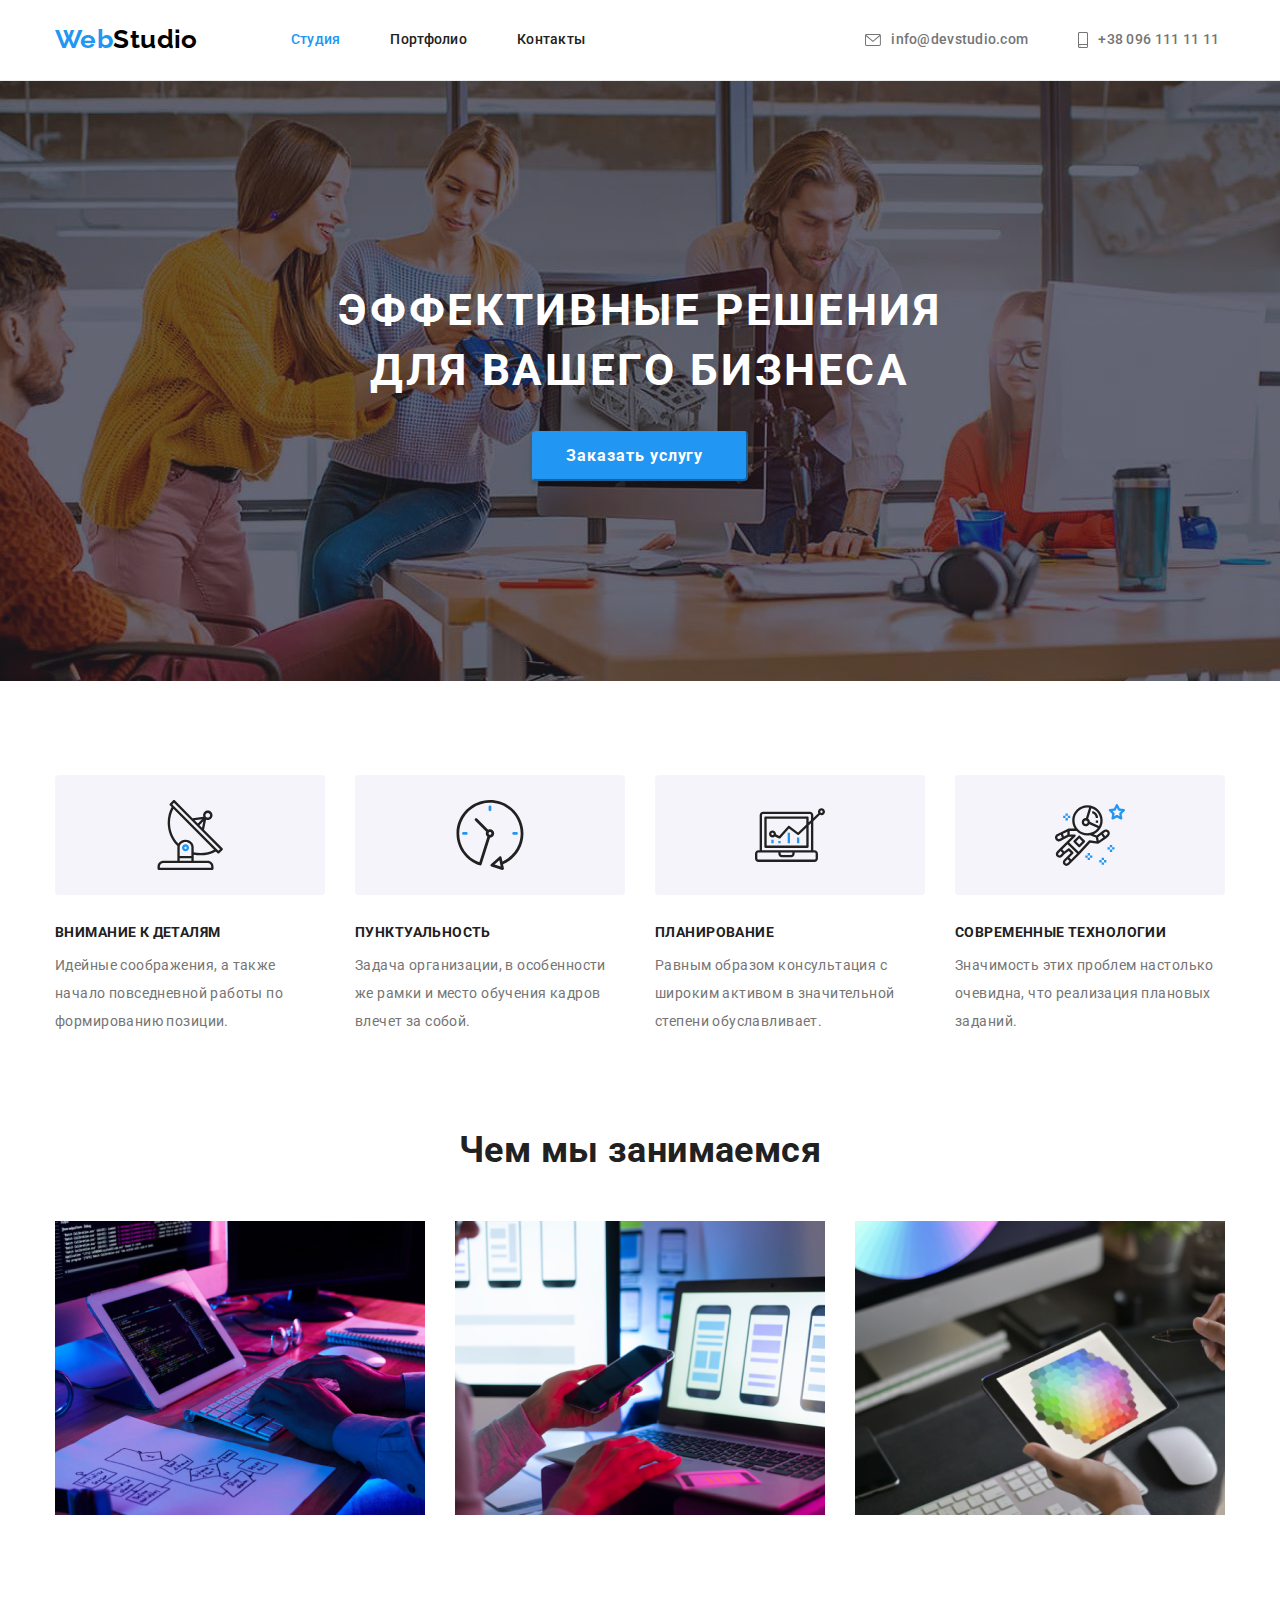
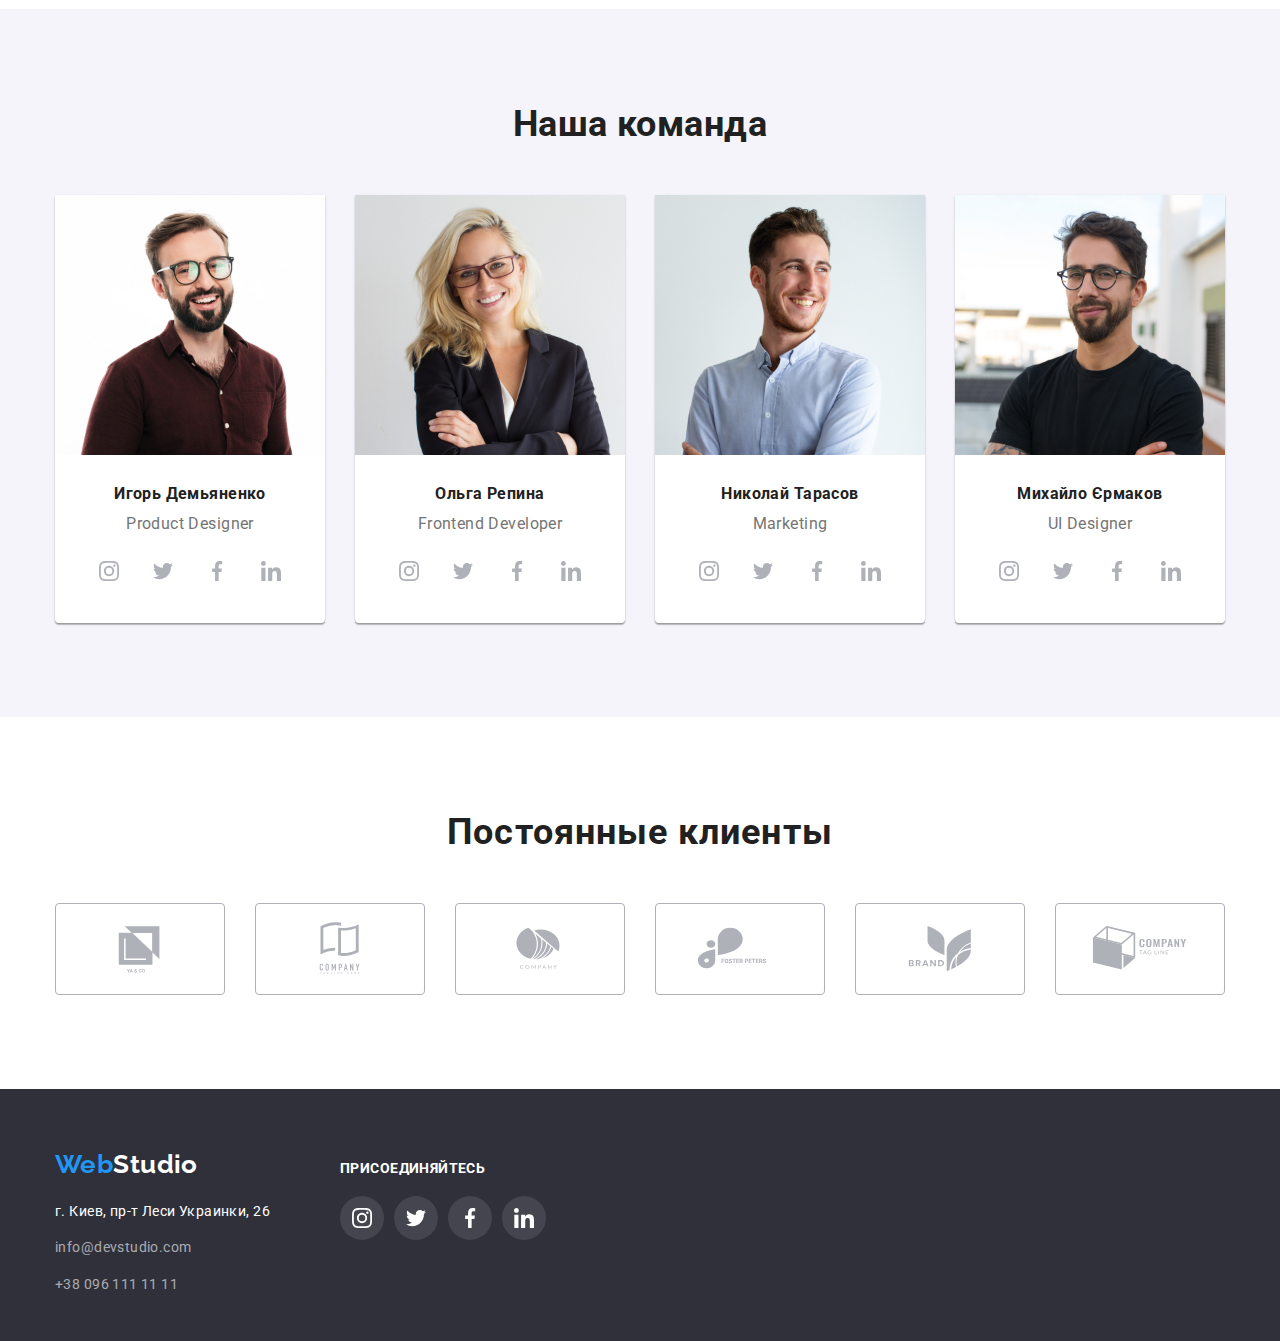
<file: index.html>
<!DOCTYPE html>
<html lang="ru">
	<head>
		<meta charset="UTF-8" />
		<meta http-equiv="X-UA-Compatible" content="IE=edge" />
		<meta name="viewport" content="width=device-width, initial-scale=1.0" />
		<link
			rel="stylesheet"
			href="https://cdnjs.cloudflare.com/ajax/libs/modern-normalize/1.0.0/modern-normalize.min.css"
		/>
		<link rel="stylesheet" href="styles.css" />
		<link rel="preconnect" href="https://fonts.googleapis.com" />
		<link rel="preconnect" href="https://fonts.gstatic.com" crossorigin />
		<link
			href="https://fonts.googleapis.com/css2?family=Raleway:wght@700&family=Roboto:wght@400;500;700;900&display=swap"
			rel="stylesheet"
		/>
		<title>WebStudio</title>
	</head>

	<body>
		<!--header-->
		<header class="header">
			<div class="container header-contein">
				<a lang="en" href="./index.html" class="header-logo"><span class="logo-web">Web</span>Studio</a>
				<nav class="header-contein">
					<ul class="header-list">
						<li><a href="./index.html" class="link-activ">Студия</a></li>
						<li><a href="./portfolio.html" class="link-pasiv">Портфолио</a></li>
						<li><a href="./index.html" class="link-pasiv">Контакты</a></li>
					</ul>
				</nav>

				<ul class="menu-nav-cont">
					<li class="item"><a class="nav-cont" href="mailto:info@devstudio.com">
						<svg class="mail-icon">
							<use href="./icons/icons2v.svg#icon-convert1"></use>
						</svg>info@devstudio.com</a></li>
					<li class="item"><a class="nav-cont" href="tel:+380961111111">
						<svg class="pfone-icon">
							<use href="./icons/icons2v.svg#icon-smartphone"></use>
						</svg>+38 096 111 11 11</a></li>
				</ul>


			</div>
		</header>

		<main>
			<!--Секція-1_Эффективные решения для вашего бизнеса-->
			<section class="hero">
				<div class="container conteiner-heroj">
					<h1 class="title"
						>Эффективные решения <br />
						для вашего бизнеса</h1
					>
					<button type="button" class="button-zakaz">Заказать услугу</button>
				</div>
			</section>

			<!--Секція-2_Наши преимущества-->
			<section class="section">
				<div class="container">
					<h2 hidden>Наши преимущества</h2>
					<ul class="list">
						<li class="list-item">
							<div class="box-our-advantages">
								<svg class="icon-figure"><use href="./icons/icons.svg#icon-icon-01-catel"></use></svg>
							</div>
							<h3 class="head-rysy">Внимание к деталям</h3>
							<p class="head-opys">Идейные соображения, а также начало повседневной работы по формированию позиции.</p>
						</li>
						<li class="list-item">
							<div class="box-our-advantages">
								<svg class="icon-figure"><use href="./icons/icons.svg#icon-icon-02-godyn"></use></svg>
							</div>
							<h3 class="head-rysy">Пунктуальность</h3>
							<p class="head-opys"
								>Задача организации, в особенности же рамки и место обучения кадров влечет за собой.</p
							>
						</li>
						<li class="list-item">
							<div class="box-our-advantages">
								<svg class="icon-figure"><use href="./icons/icons.svg#icon-icon-03-comp"></use></svg>
							</div>
							<h3 class="head-rysy">Планирование</h3>
							<p class="head-opys"
								>Равным образом консультация с широким активом в значительной степени обуславливает.</p
							>
						</li>
						<li class="list-item">
							<div class="box-our-advantages">
								<svg class="icon-figure"><use href="./icons/icons.svg#icon-icon-04-cosm"></use></svg>
							</div>
							<h3 class="head-rysy">Современные технологии</h3>
							<p class="head-opys">Значимость этих проблем настолько очевидна, что реализация плановых заданий.</p>
						</li>
					</ul>
				</div>
			</section>

			<!--Секція_3-Чем мы занимаемся-->
			<section class="section our-work">
				<div class="container">
					<h2 class="head-poslugu">Чем мы занимаемся</h2>
					<div class="container-our-work">
						<ul class="work-list">
							<li>
								<img
									src="./images/1-work-01.jpg"
									alt="Програмированиє"
									class="work-list-works"
									width="370"
									height="294"
								/>
							</li>
							<li>
								<img
									src="./images/1-work-02.jpg"
									alt="Консультированиє"
									class="work-list-works"
									width="370"
									height="294"
								/>
							</li>
							<li>
								<img src="./images/1-work-03.jpg" alt="Дизайн" class="work-list-works" width="370" height="294" />
							</li>
						</ul>
					</div>
				</div>
			</section>

			<!--Секція_4_Наша команда-->
			<section class="section container-our-comand">
				<div class="container">
					<h2 class="head-command">Наша команда</h2>
					<ul class="our-comand">
						<li class="our-comand-li">
							<img src="./images/2-komand-01.jpg" alt="" class="img-card" />
							<div class="our-comand-name">
								<h3 class="name">Игорь Демьяненко</h3>
								<p lang="en" class="work">Product Designer</p>
								<ul class="team-icon">
									<li class="icon-item cart-team">
										<a
											class="link-soc-team"
											href="https://www.instagram.com/"
											target="_blank"
											rel="noopener noreferrer nofollow"
										>
											<svg class="icon-item-team"><use href="./icons/icons2v.svg#icon-instagram"></use></svg>
										</a>
									</li>
									<li class="icon-item"
										><a
											class="link-soc-team"
											href="https://twitter.com/"
											target="_blank"
											rel="noopener noreferrer nofollow"
										>
											<svg class="icon-item-team"><use href="./icons/icons2v.svg#icon-twitter"></use></svg>
										</a>
									</li>
									<li class="icon-item"
										><a
											class="link-soc-team"
											href="https://www.facebook.com/"
											target="_blank"
											rel="noopener noreferrer nofollow"
										>
											<svg class="icon-item-team"><use href="./icons/icons2v.svg#icon-facebook"></use></svg>
										</a>
									</li>
									<li class="icon-item"
										><a
											class="link-soc-team"
											href="https://www.linkedin.com/"
											target="_blank"
											rel="noopener noreferrer nofollow"
										>
											<svg class="icon-item-team"><use href="./icons/icons2v.svg#icon-linkedin"></use></svg>
										</a>
									</li>
								</ul>
							</div>
						</li>
						<li class="our-comand-li">
							<img src="./images/2-komand-02.jpg" alt="" class="img-card" />
							<div class="our-comand-name">
								<h3 class="name">Ольга Репина</h3>
								<p lang="en" class="work">Frontend Developer</p>
								<ul class="team-icon">
									<li class="icon-item cart-team">
										<a
											class="link-soc-team"
											href="https://www.instagram.com/"
											target="_blank"
											rel="noopener noreferrer nofollow"
										>
											<svg class="icon-item-team"><use href="./icons/icons2v.svg#icon-instagram"></use></svg>
										</a>
									</li>
									<li class="icon-item"
										><a
											class="link-soc-team"
											href="https://twitter.com/"
											target="_blank"
											rel="noopener noreferrer nofollow"
										>
											<svg class="icon-item-team"><use href="./icons/icons2v.svg#icon-twitter"></use></svg>
										</a>
									</li>
									<li class="icon-item"
										><a
											class="link-soc-team"
											href="https://www.facebook.com/"
											target="_blank"
											rel="noopener noreferrer nofollow"
										>
											<svg class="icon-item-team"><use href="./icons/icons2v.svg#icon-facebook"></use></svg>
										</a>
									</li>
									<li class="icon-item"
										><a
											class="link-soc-team"
											href="https://www.linkedin.com/"
											target="_blank"
											rel="noopener noreferrer nofollow"
										>
											<svg class="icon-item-team"><use href="./icons/icons2v.svg#icon-linkedin"></use></svg>
										</a>
									</li>
								</ul>
							</div>
						</li>
						<li class="our-comand-li">
							<img src="./images/2-komand-03.jpg" alt="" class="img-card" />
							<div class="our-comand-name">
								<h3 class="name">Николай Тарасов</h3>
								<p lang="en" class="work">Marketing</p>
								<ul class="team-icon">
									<li class="icon-item cart-team">
										<a
											class="link-soc-team"
											href="https://www.instagram.com/"
											target="_blank"
											rel="noopener noreferrer nofollow"
										>
											<svg class="icon-item-team"><use href="./icons/icons2v.svg#icon-instagram"></use></svg>
										</a>
									</li>
									<li class="icon-item"
										><a
											class="link-soc-team"
											href="https://twitter.com/"
											target="_blank"
											rel="noopener noreferrer nofollow"
										>
											<svg class="icon-item-team"><use href="./icons/icons2v.svg#icon-twitter"></use></svg>
										</a>
									</li>
									<li class="icon-item"
										><a
											class="link-soc-team"
											href="https://www.facebook.com/"
											target="_blank"
											rel="noopener noreferrer nofollow"
										>
											<svg class="icon-item-team"><use href="./icons/icons2v.svg#icon-facebook"></use></svg>
										</a>
									</li>
									<li class="icon-item"
										><a
											class="link-soc-team"
											href="https://www.linkedin.com/"
											target="_blank"
											rel="noopener noreferrer nofollow"
										>
											<svg class="icon-item-team"><use href="./icons/icons2v.svg#icon-linkedin"></use></svg>
										</a>
									</li>
								</ul>
							</div>
						</li>
						<li class="our-comand-li">
							<img src="./images/2-komand-04.jpg" alt="" class="img-card" />
							<div class="our-comand-name">
								<h3 class="name">Михайло Єрмаков</h3>
								<p lang="en" class="work">UI Designer</p>
								<ul class="team-icon">
									<li class="icon-item cart-team">
										<a
											class="link-soc-team"
											href="https://www.instagram.com/"
											target="_blank"
											rel="noopener noreferrer nofollow"
										>
											<svg class="icon-item-team"><use href="./icons/icons2v.svg#icon-instagram"></use></svg>
										</a>
									</li>
									<li class="icon-item"
										><a
											class="link-soc-team"
											href="https://twitter.com/"
											target="_blank"
											rel="noopener noreferrer nofollow"
										>
											<svg class="icon-item-team"><use href="./icons/icons2v.svg#icon-twitter"></use></svg>
										</a>
									</li>
									<li class="icon-item"
										><a
											class="link-soc-team"
											href="https://www.facebook.com/"
											target="_blank"
											rel="noopener noreferrer nofollow"
										>
											<svg class="icon-item-team"><use href="./icons/icons2v.svg#icon-facebook"></use></svg>
										</a>
									</li>
									<li class="icon-item"
										><a
											class="link-soc-team"
											href="https://www.linkedin.com/"
											target="_blank"
											rel="noopener noreferrer nofollow"
										>
											<svg class="icon-item-team"><use href="./icons/icons2v.svg#icon-linkedin"></use></svg>
										</a>
									</li>
								</ul>
							</div>
						</li>
					</ul>
				</div>
			</section>

			<!--Секція_5_Постоянные клиенты-->
			<section class="section">
				<div class="container">
					<h2 class="cliens-title">Постоянные клиенты</h2>
					<ul class="cliens-list">
						<li>
							<a class="client-logo" href="" target="_blank" rel="noopener noreferrer nofollow">
								<svg class="logo-svg">
									<use href="./icons/icons2v.svg#icon-Logo1"></use>
								</svg>
							</a>
						</li>

						<li>
							<a class="client-logo" href="" target="_blank" rel="noopener noreferrer nofollow">
								<svg class="logo-svg">
									<use href="./icons/icons2v.svg#icon-Logo2"></use>
								</svg>
							</a>
						</li>

						<li>
							<a class="client-logo" href="" target="_blank" rel="noopener noreferrer nofollow">
								<svg class="logo-svg">
									<use href="./icons/icons2v.svg#icon-Logo3"></use>
								</svg>
							</a>
						</li>

						<li>
							<a class="client-logo" href="" target="_blank" rel="noopener noreferrer nofollow">
								<svg class="logo-svg">
									<use href="./icons/icons2v.svg#icon-Logo4"></use>
								</svg>
							</a>
						</li>

						<li>
							<a class="client-logo" href="" target="_blank" rel="noopener noreferrer nofollow">
								<svg class="logo-svg">
									<use href="./icons/icons2v.svg#icon-Logo5"></use>
								</svg>
							</a>
						</li>

						<li>
							<a class="client-logo" href="" target="_blank" rel="noopener noreferrer nofollow">
								<svg class="logo-svg">
									<use href="./icons/icons2v.svg#icon-Logo6"></use>
								</svg>
							</a>
						</li>
					</ul>
				</div>
			</section>
		</main>

		<!--footer-->
		<footer class="footer-section">
			<div class="container flex-footer">
				<div class="footer-content">
					<a lang="en" href="./index.html" class="header-logo-futer"><span class="logo-web">Web</span>Studio</a>
					<address class="addres-no-stile">
						<ul class="addes-tel-mail">
							<li class="li-stiles"
								><a
									href="https://goo.gl/maps/hTdqzPJ7rCsYidR97"
									target="_blank"
									rel="noopener noreferrer nofollow"
									class="footer-adress"
									>г. Киев, пр-т Леси Украинки, 26</a
								>
							</li>
							<li><a href="mailto:info@devstudio.com" class="footer-contact">info@devstudio.com</a></li>
							<li><a href="tel:+380961111111" class="footer-contact">+38 096 111 11 11</a></li>
						</ul>
					</address>
				</div>

				<div class="footer-soc-icon">
					<p class="soc-title">присоединяйтесь</p>
					<ul class="soc-icon-link">
						<li class="fot-icon-item"
							><a
								class="fot-link-soc"
								href="https://www.instagram.com/"
								target="_blank"
								rel="noopener noreferrer nofollow"
							>
								<svg class="fut-icon-item">
									<use href="./icons/icons2v.svg#icon-instagram"></use>
								</svg>
							</a>
						</li>
						<li class="fot-icon-item"
							><a class="fot-link-soc" href="https://twitter.com/" target="_blank" rel="noopener noreferrer nofollow">
								<svg class="fut-icon-item">
									<use href="./icons/icons2v.svg#icon-twitter"></use>
								</svg>
							</a>
						</li>
						<li class="fot-icon-item"
							><a
								class="fot-link-soc"
								href="https://www.facebook.com/"
								target="_blank"
								rel="noopener noreferrer nofollow"
							>
								<svg class="fut-icon-item">
									<use href="./icons/icons2v.svg#icon-facebook"></use>
								</svg>
							</a>
						</li>
						<li class="fot-icon-item"
							><a
								class="fot-link-soc"
								href="https://www.linkedin.com/"
								target="_blank"
								rel="noopener noreferrer nofollow"
							>
								<svg class="fut-icon-item">
									<use href="./icons/icons2v.svg#icon-linkedin"></use>
								</svg>
							</a>
						</li>
					</ul>
				</div>
			</div>
		</footer>
	</body>
</html>
</file>
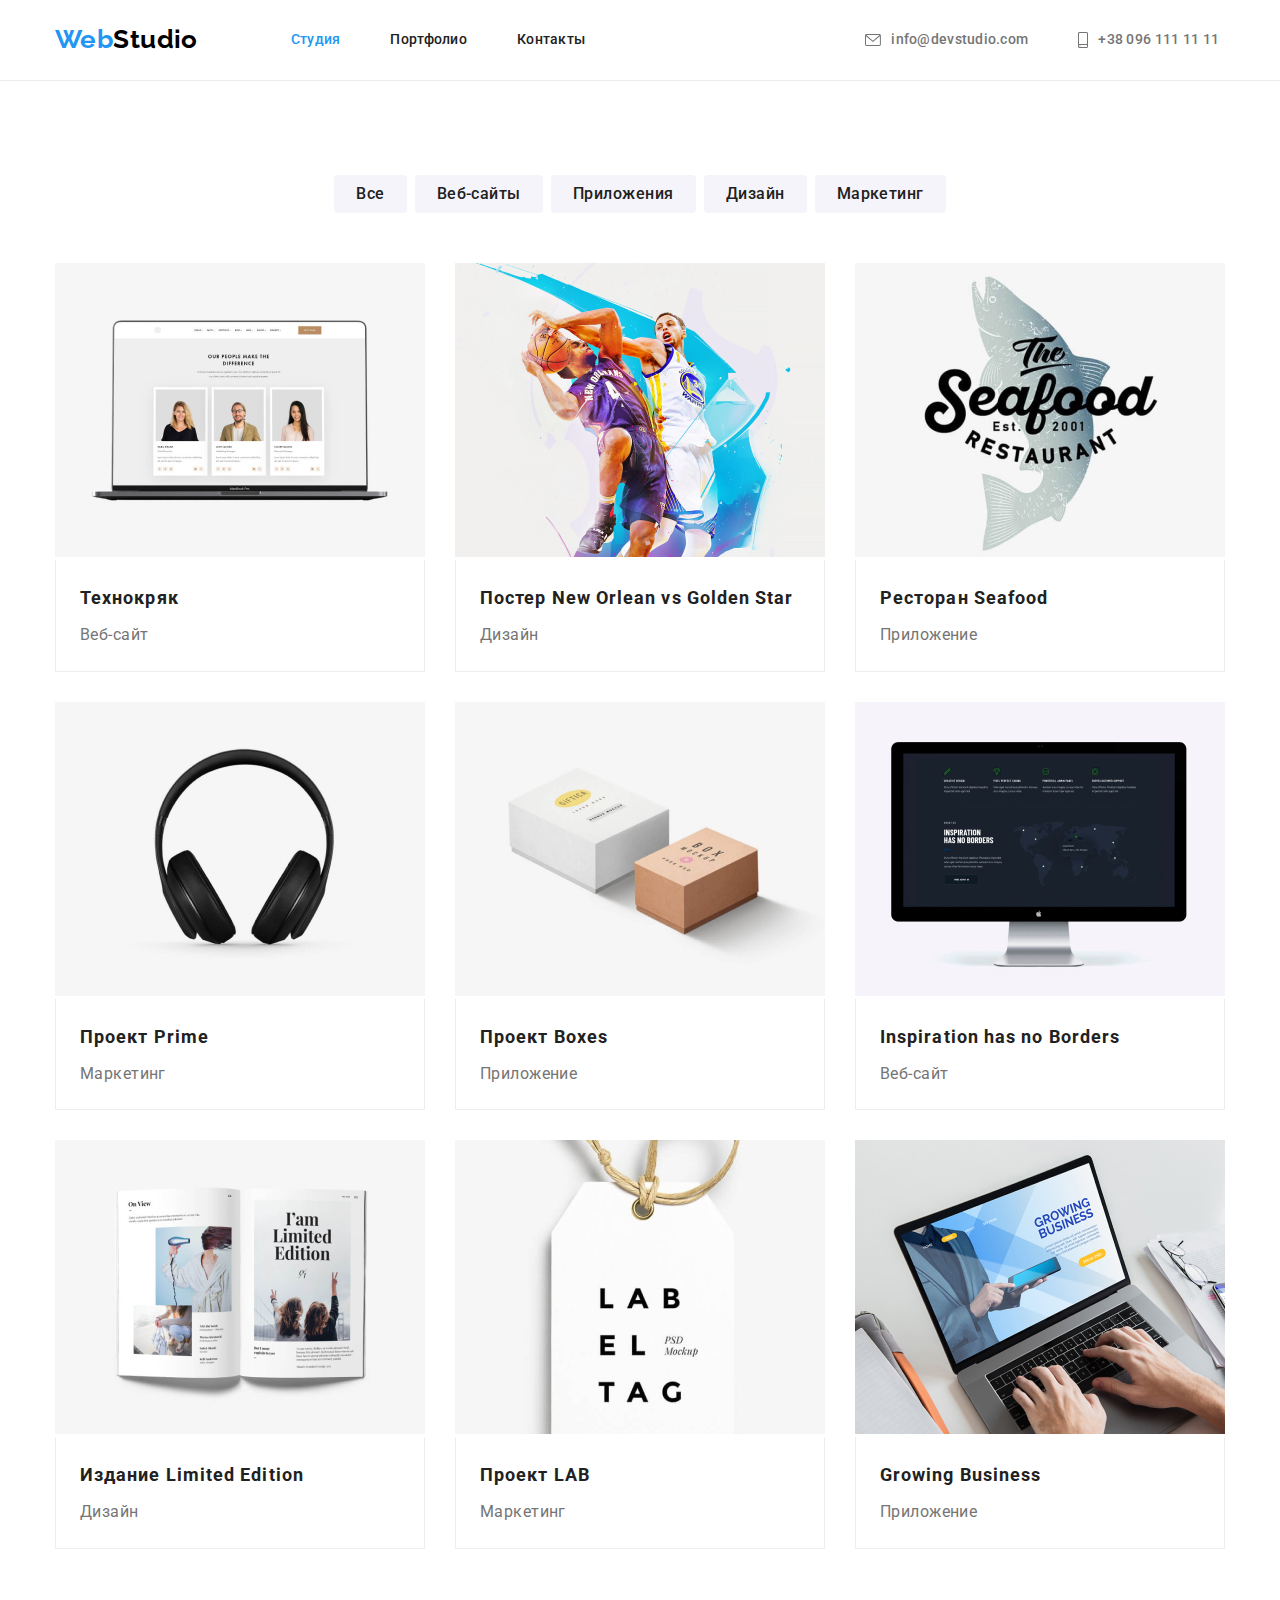
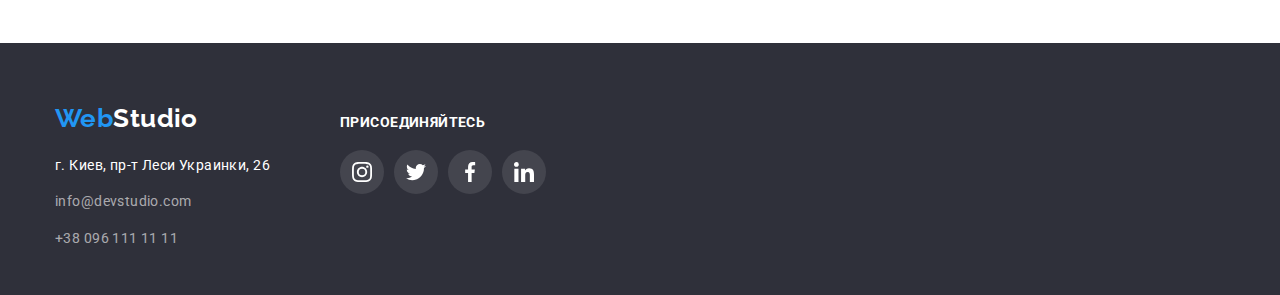
<file: portfolio.html>
<!DOCTYPE html>
<html lang="ru">
	<head>
		<meta charset="UTF-8" />
		<meta http-equiv="X-UA-Compatible" content="IE=edge" />
		<meta name="viewport" content="width=device-width, initial-scale=1.0" />
		<!-- <link rel="stylesheet" href="modern-normalize.css" /> -->
		<link
			rel="stylesheet"
			href="https://cdnjs.cloudflare.com/ajax/libs/modern-normalize/1.0.0/modern-normalize.min.css"
		/>
		<link rel="stylesheet" href="styles.css" />
		<link rel="preconnect" href="https://fonts.googleapis.com" />
		<link rel="preconnect" href="https://fonts.gstatic.com" crossorigin />
		<link
			href="https://fonts.googleapis.com/css2?family=Raleway:wght@700&family=Roboto:wght@400;500;700;900&display=swap"
			rel="stylesheet"
		/>

		<title>Portfolio</title>
	</head>

	<body>
		
		<!--Заголовок-->
		<header class="header">
			<div class="container header-contein">
				<a lang="en" href="./index.html" class="header-logo"><span class="logo-web">Web</span>Studio</a>
				<nav class="header-contein">
					<ul class="header-list">
						<li><a href="./index.html" class="link-activ">Студия</a></li>
						<li><a href="./portfolio.html" class="link-pasiv">Портфолио</a></li>
						<li><a href="./index.html" class="link-pasiv">Контакты</a></li>
					</ul>
				</nav>
				<ul class="menu-nav-cont">
					<li class="item"><a class="nav-cont" href="mailto:info@devstudio.com">
						<svg class="mail-icon">
							<use href="./icons/icons2v.svg#icon-convert1"></use>
						</svg>info@devstudio.com</a></li>
					<li class="item"><a class="nav-cont" href="tel:+380961111111">
						<svg class="pfone-icon">
							<use href="./icons/icons2v.svg#icon-smartphone"></use>
						</svg>+38 096 111 11 11</a></li>
				</ul>
			</div>
		</header>
		<main>
			
<!--Page-Portfolio-->
		<!--Button-Portfolio-->
			<section class="section">
				<h1 hidden>Послуги</h1>
				<div class="container">
					<ul class="filtr-buttn">
						<li class="li-buttom"><button type="button" class="batton-pasiv">Все</button></li>
						<li class="li-buttom"><button type="button" class="batton-pasiv">Веб-сайты</button></li>
						<li class="li-buttom"><button type="button" class="batton-pasiv">Приложения</button></li>
						<li class="li-buttom"><button type="button" class="batton-pasiv">Дизайн</button></li>
						<li class="li-buttom"><button type="button" class="batton-pasiv">Маркетинг</button></li>
					</ul>
        <!--Content-Portfolio-->

					<ul class="portfolio">
						<li class="portfolio-cart">
							<a href="" target="_blank" class="cart-link">
								<img src="images/3-portfolio-01.jpg" class="img-card-two" alt="" width="370" height="294" />
							<div class="item-div">
								<h2 class="portfolio-hed">Технокряк</h2>
								<p class="portfolio-text">Веб-сайт</p>
							</div>
							</a>
							
						</li>
						<li class="portfolio-cart">
							<a href="" target="_blank" class="cart-link">
							<img src="images/3-portfolio-02.jpg" class="img-card-two" alt="" width="370" height="294" />
							<div class="item-div">
								<h2 class="portfolio-hed">Постер New Orlean vs Golden Star</h2>
								<p class="portfolio-text">Дизайн</p>
							</div>
							</a>
							
						</li>
						<li class="portfolio-cart">
							<a href="" target="_blank" class="cart-link">
							<img src="images/3-portfolio-03.jpg" class="img-card-two" alt="" width="370" height="294" />
							<div class="item-div">
								<h2 class="portfolio-hed">Ресторан Seafood</h2>
								<p class="portfolio-text">Приложение</p>
							</div>
							</a>

						</li>
						<li class="portfolio-cart">
							<a href="" target="_blank" class="cart-link">
							<img src="images/3-portfolio-04.jpg" class="img-card-two" alt="" width="370" height="294" />
							<div class="item-div">
								<h2 class="portfolio-hed">Проект Prime</h2>
								<p class="portfolio-text">Маркетинг</p>
							</div>
							</a>

						</li>
						<li class="portfolio-cart">
							<a href="" target="_blank" class="cart-link">
							<img src="images/3-portfolio-05.jpg" class="img-card-two" alt="" width="370" height="294" />
							<div class="item-div"
								><h2 class="portfolio-hed">Проект Boxes</h2>
								<p class="portfolio-text">Приложение</p>
							</div>
							</a>

						</li>
						<li class="portfolio-cart">
							<a href="" target="_blank" class="cart-link">
							<img src="images/3-portfolio-06.jpg" class="img-card-two" alt="" width="370" height="294" />
							<div class="item-div">
								<h2 class="portfolio-hed">Inspiration has no Borders</h2>
								<p class="portfolio-text">Веб-сайт</p>
							</div>
							</a>

						</li>
						<li class="portfolio-cart">
							<a href="" target="_blank" class="cart-link">
							<img src="images/3-portfolio-07.jpg" class="img-card-two" alt="" width="370" height="294" />
							<div class="item-div">
								<h2 class="portfolio-hed">Издание Limited Edition</h2>
								<p class="portfolio-text">Дизайн</p>
							</div>
							</a>

						</li>
						<li class="portfolio-cart">
							<a href="" target="_blank" class="cart-link">
							<img src="images/3-portfolio-08.jpg" class="img-card-two" alt="" width="370" height="294" />
							<div class="item-div">
								<h2 class="portfolio-hed">Проект LAB</h2>
								<p class="portfolio-text">Маркетинг</p>
							</div>
							</a>

						</li>
						<li class="portfolio-cart">
							<a href="" target="_blank" class="cart-link">
							<img src="images/3-portfolio-09.jpg" class="img-card-two" alt="" width="370" height="294" />
							<div class="item-div">
								<h2 class="portfolio-hed">Growing Business</h2>
								<p class="portfolio-text">Приложение</p>
							</div>
							</a>

						</li>
					</ul>
				</div>
			</section>
		</main>

		<!--footer-->
		<footer class="footer-section">
			<div class="container flex-footer">
				<div class="footer-content">
					<a lang="en" href="./index.html" class="header-logo-futer"><span class="logo-web">Web</span>Studio</a>
					<address class="addres-no-stile">
						<ul class="addes-tel-mail">
							<li class="li-stiles"
								><a
									href="https://goo.gl/maps/hTdqzPJ7rCsYidR97"
									target="_blank"
									rel="noopener noreferrer nofollow"
									class="footer-adress"
									>г. Киев, пр-т Леси Украинки, 26</a
								>
							</li>
							<li><a href="mailto:info@devstudio.com" class="footer-contact">info@devstudio.com</a></li>
							<li><a href="tel:+380961111111" class="footer-contact">+38 096 111 11 11</a></li>
						</ul>
					</address>
				</div>

				<div class="footer-soc-icon">
					<p class="soc-title">присоединяйтесь</p>
					<ul class="soc-icon-link">
						<li class="fot-icon-item"
							><a
								class="fot-link-soc"
								href="https://www.instagram.com/"
								target="_blank"
								rel="noopener noreferrer nofollow"
							>
								<svg class="fut-icon-item">
									<use href="./icons/icons2v.svg#icon-instagram"></use>
								</svg>
							</a>
						</li>
						<li class="fot-icon-item"
							><a class="fot-link-soc" href="https://twitter.com/" target="_blank" rel="noopener noreferrer nofollow">
								<svg class="fut-icon-item">
									<use href="./icons/icons2v.svg#icon-twitter"></use>
								</svg>
							</a>
						</li>
						<li class="fot-icon-item"
							><a
								class="fot-link-soc"
								href="https://www.facebook.com/"
								target="_blank"
								rel="noopener noreferrer nofollow"
							>
								<svg class="fut-icon-item">
									<use href="./icons/icons2v.svg#icon-facebook"></use>
								</svg>
							</a>
						</li>
						<li class="fot-icon-item"
							><a
								class="fot-link-soc"
								href="https://www.linkedin.com/"
								target="_blank"
								rel="noopener noreferrer nofollow"
							>
								<svg class="fut-icon-item">
									<use href="./icons/icons2v.svg#icon-linkedin"></use>
								</svg>
							</a>
						</li>
					</ul>
				</div>
			</div>
		</footer>
	</body>
</html>
</file>
<file: styles.css>
:root {
	--brand-color-hedfut: #188ce8;
	--brand-color-mame: #212121;
	--outline-stiles-control: #920101;
	--color-text-buutn: #ffffff;
	--color-fokus-buutn: #2196f3;
	--text-color:#757575;
	--white-color:#FFFFFF;
	--accent-color:#2196F3;


}

/*--body-*/
html {
	box-sizing: border-box;
}

*,
*::before,
*::after
 {
	box-sizing: inherit;
}

.section {
	padding-top: 94px;
	padding-bottom: 94px;
}

p,
h1,
h2,
h3,
h4,
h5,
h6 {
	margin: 0;
}

ul {
	padding-left: 0;
	margin: 0;
}

body {
	font-family: "Roboto", sans-serif;
	color: #212121;
	font-size: 14px;
	letter-spacing: 0.03em;
	background-color: #ffffff;
	margin: 0;
}

.container {
	width: 1200px;
	padding-left: 15px;
	padding-right: 15px;
	margin-left: auto;
	margin-right: auto;
}

/*--index--Заголовок--*/
.header-logo {
	font-family: "Raleway", sans-serif;
	font-weight: 700;
	font-size: 26px;
	line-height: 1.2;
	color: #000000;
	text-decoration: none;
	padding-top: 24px;
	padding-bottom: 25px;
	margin-right: 93px;
}
.logo-web {
	color: var(--color-fokus-buutn);
}

/*--header--*/
.header-contein {
	display: flex;
	align-items: center;
}

.header {
	border-bottom: 1px solid #ececec;
}

.header-list {
	display: flex;
	list-style: none;
	color: var(--h-text-color);
	font-weight: 500;
	line-height: 1.1;
	letter-spacing: 0.02em;
	justify-content: flex-start;
}

.menu-nav-cont {
	display: flex;
	list-style: none;
	margin-left: 280px;
}

.header-list li {
	margin-right: 50px;
}
.header-list li:last-child {
	margin-right: 0px;
}

.menu-nav-cont li {
	margin-left: 50px;
}
.menu-nav-cont li:first-child {
	margin-left: 0px;
}

.menu-nav-cont {
	margin-right: 0;
	align-items: center;
}

.header-list .link-pasiv {
	padding-top: 32px;
	padding-bottom: 32px;
	font-weight: 500;
	line-height: 1.14;
	letter-spacing: 0.02em;
	text-decoration: none;
	list-style: none;
	color: var(--brand-color-mame);
}

.header-list .link-activ {
	padding-top: 32px;
	padding-bottom: 32px;
	font-weight: 500;
	line-height: 1.14;
	letter-spacing: 0.02em;
	text-decoration: none;
	list-style: none;
	color: var(--color-fokus-buutn);
}

/*--hover and focus --*/
.link-activ:hover,
.link-activ:focus {
	color: var(--brand-color-hedfut);
}

.link-pasiv:hover,
.link-pasiv:focus {
	color: var(--brand-color-hedfut);
}


.nav-cont {
	padding-top: 32px;
	padding-bottom: 32px;
	font-weight: 500;
	line-height: 1.14;
	letter-spacing: 0.02em;
	color: #757575;
	text-decoration: none;
	display: flex;
	align-items: center;
}

.nav-cont:hover,
.nav-cont:focus {
	color: var(--brand-color-hedfut);
}

.nav-cont:hover,
.nav-cont:focus {
	color: var(--brand-color-hedfut);
}

.mail-icon {
  display: inline-block;
  content: "";
  width: 16px;
  height: 12px;
  fill: currentColor;
  margin-right: 10px;
}

.pfone-icon {
  display: inline-block;
  content: "";
  width: 10px;
  height: 16px;
  fill: currentColor;
  margin-right: 10px;
}

/*--Секція-1_Эффективные решения для вашего бизнеса--*/
.hero {
	max-width: 1600px;
	height: 600px;
	background: #2f303a;
	background-image: linear-gradient(to right, rgba(47, 48, 58, 0.4), rgba(47, 48, 58, 0.4)), url("./images/heder-photo-optim.jpg");
	background-repeat: no-repeat;
	background-size: cover;
	background-position: center;
	text-align: center;
	padding: 200px 0;
	margin: 0 auto;
}

.title {
	font-size: 44px;
	line-height: 1.36;
	letter-spacing: 0.06em;
	text-transform: uppercase;
	color: #ffffff;
	align-items: center;
	margin-left: auto;
	margin-right: auto;
	text-align: center;
}

.button-zakaz {
	display: flex;
	color: var(--color-text-buutn);
	background: var(--color-fokus-buutn);
	font-family: inherit;
	font-weight: 700;
	padding: 10px 32px;
	font-size: 16px;
	line-height: 1.88;
	letter-spacing: 0.06em;
	cursor: pointer;
	border-radius: 4px;
	border-color: var(--color-fokus-buutn);
	min-width: 216px;
	height: 50px;
	box-shadow: 0px 4px 4px rgba(0, 0, 0, 0.15);
	margin-left: auto;
	margin-right: auto;
	text-align: center;
	align-items: center;
	margin-top: 30px;
	cursor: pointer;
}

.button-zakaz:hover,
.button-zakaz:focus {
	color: var(--color-text-buutn);
	background: #188ce8;
}

/*--Секція-2_Наши преимущества--*/
.list {
	display: flex;
	list-style: none;
}

.list-item {
	margin-left: 0px;
	margin-right: 30px;
}

.list-item:last-child {
	margin-right: 0px;
}

.skills-cont {
	width: 270px;
}

.head-rysy,
.head-opys {
	width: 270px;
}

.head-rysy {
	font-weight: 700;
	line-height: 1.14;
	text-transform: uppercase;
	color: var(--brand-color-mame);
	margin-bottom: 10px;
	font-size: 14px;
}

.head-opys {
	font-weight: 400;
	line-height: 2;
	color: #757575;
}


.box-our-advantages {
  display: flex;
  width: 100%;
  height: 120px;
  background-color: #F5F4FA;
  border-radius: 4px;
  margin-bottom: 30px;
  align-items: center;
  justify-content: center;

}


.icon-figure {
   width: 70px;
   height: 70px;
   padding: 0px;
}


/*--Секція_3-Чем мы занимаемся--*/
.head-poslugu {
	font-weight: 700;
	font-size: 36px;
	line-height: 1.17;
	text-align: center;
	color: var(--brand-color-mame);
	margin-bottom: 50px;
}

.work-list > li {
	display: flex;
	margin-left: 0px;
	margin-right: 30px;
}

.work-list {
	display: flex;
	list-style: none;
}

.container-our-work:nth-last-child(n + 3) {
	margin-bottom: 0px;
}

.work-list > li:last-child {
	margin-right: 0px;
}

.work-list-works {
	display: block;
	height: auto;
	width: auto;
}
.our-work {
	padding-top: 0px;
}


/*--Секція_4_Наша команда--*/
.container-our-comand {
	background: #f5f4fa;
}

.head-command {
	font-weight: 700;
	font-size: 36px;
	line-height: 1.17;
	text-align: center;
	color: var(--brand-color-mame);
}

.img-card {
	width: 100%;
	height: auto;
	display: block;
}

.our-comand-li {
	box-shadow: 0px 1px 3px rgba(0, 0, 0, 0.12), 0px 1px 1px rgba(0, 0, 0, 0.14), 0px 2px 1px rgba(0, 0, 0, 0.2);
	border-radius: 0px 0px 4px 4px;
	margin-left: 0px;
	margin-right: 30px;
	background: #ffffff;

}
.our-comand-li:last-child {
	margin-right: 0px;
}

.our-comand {
	display: flex;
	list-style: none;
	margin-top: 50px;
}

.our-comand-name {
	padding-top: 0px;
	padding-bottom: 0px;
}

.name {
	margin-top: 30px;
	margin-bottom: 10px;
	text-align: center;
}

.work {
	margin-bottom: 16px;
}

.mame {
	font-weight: 500;
	font-size: 16px;
	line-height: 1.19;
	text-align: center;
	color: var(--brand-color-mame);
}

.work {
	font-weight: 400;
	font-size: 16px;
	line-height: 1.19;
	text-align: center;
	color: #757575;
}

/*instagram-twitter-facebook-linkedin*/

 .team-icon {
  display: flex;
  margin-bottom: 30px;
  justify-content: center;
  list-style: none;
  gap: 10px;
 }


.link-soc-team {
  width: 44px;
  height: 44px;
  border-radius: 50%;
  display: flex;
  justify-content: center;
  align-items: center;
  color: var(--text-color);
  background-color: var(--white-color);
  fill: #AFB1B8;
}


.link-soc-team:focus,
.link-soc-team:hover {
  background-color:#2196F3;
  fill:#FFFFFF;
}

.icon-item-team {
width: 20px;
height: 20px;
}

.icon-item-team:hover,
.icon-item-team:focus {
 background-color:#2196F3;
}


/*--5_Постоянные клиенты--*/

.cliens-title {
	font-weight: 700;
	font-size: 36px;
	line-height: 42px;
	text-align: center;
	letter-spacing: 0.03em;
	color: var(--brand-color-mame);
	margin-bottom: 50px;
}

.cliens-list {
  display: flex;
  list-style: none;
  gap: 30px;
}


.client-logo {
  display: flex;
  width: 170px;
  height: 92px;
  border: 1px solid #AFB1B8;
  border-radius: 4px;
  fill: #AFB1B8;
  justify-content: center;
  align-items: center;
  padding: 0;
}

.client-logo:hover,
.client-logo:focus {
  border-color: #2196F3;
  fill: #2196F3;
}


.logo-svg {
	width: 106px;
	height: 60px;
	padding: 0;
}


/*--footer--*/

.footer-section {
	display: flex;
	background: #2f303a;
	height: 252px;
	padding: 60px 0;
}


.flex-footer {
	flex-direction: row;
	display: flex;
    align-items: baseline;
}


.footer-adress {
	font-style: normal;
	line-height: 1.7;
	color: var(--color-text-buutn);
	text-decoration: none;
}

.footer-adress:hover,
.footer-adress:focus {
	color: var(--brand-color-hedfut);
}

.footer-contact {
	font-style: normal;
	font-weight: 400;
	line-height: 2;
	color: rgba(255, 255, 255, 0.6);
	text-decoration: none;
}

.footer-contact:hover,
.footer-contact:focus {
	color: var(--brand-color-hedfut);
}

.addes-tel-mail li {
	text-decoration: none;
	list-style: none;
	margin-bottom: 9px;
}

.addes-tel-mail li:last-child {
	margin-bottom: 0px;
}

.header-logo-futer {
	font-family: "Raleway", sans-serif;
	font-weight: 700;
	font-size: 26px;
	line-height: 1.2;
	color: var(--color-text-buutn);
	text-decoration: none;
	margin-bottom: 20px;
}

.logo-web {
	color: #2196f3;
}

.addres-no-stile {
	text-decoration: none;
	margin-top: 20px;
}


/*--Page-Portfolio--*/
/*--Button-Portfolio--*/

.filtr-buttn {
	display: flex;
	list-style: none;
	margin-left: auto;
	margin-right: auto;
	align-items: center;
	justify-content: center;
	margin-bottom: 50px;
}

.li-buttom {
	margin-left: 8px;
	color: #212121;
	border-radius: 4px;
	font-weight: 500;
	font-size: 16px;
}

.li-buttom:first-child {
	margin-left: 0px;
}

.button-activ {
	color: var(--color-text-buutn);
	background: var(--color-fokus-buutn);
	font-weight: 500;
	font-size: 16px;
	line-height: 1.63;
	cursor: pointer;
}

.button-activ:hover,
.button-activ:focus {
	color: var(--color-text-buutn);
	background: var(--color-fokus-buutn);
}

.batton-pasiv {
	color: #212121;
	background: #f5f4fa;
	border-radius: 4px;
	border: 0;
	padding: 6px 22px;
	font-weight: 500;
	font-size: 16px;
	line-height: 1.63;
	text-align: center;
	cursor: pointer;
	letter-spacing: 0.03em;
}

.batton-pasiv:hover,
.batton-pasiv:focus {
	color: var(--color-text-buutn);
	background: var(--color-fokus-buutn);
}

/*--Content-Portfolio--*/



.portfolio {
	display: flex;
	flex-wrap: wrap;

	list-style: none;
	padding: 0px;
	margin: 0px;
	padding-left: 0px;
}

.portfolio-cart {
	width: 370px;
	list-style: none;
	flex-basis: calc((100% - 60px) / 3);
	margin-right: 30px;
	margin-bottom: 30px;
}

.cart-link {
  display: block;
  text-decoration: none;
}

.cart-link:hover {
 box-shadow: 0px 1px 1px rgba(0, 0, 0, 0.12), 
  0px 4px 4px rgba(0, 0, 0, 0.06), 
  1px 4px 6px rgba(0, 0, 0, 0.16);
}

.item-div {
	border-right: 1px solid #eeeeee;
	border-left: 1px solid #eeeeee;
	border-bottom: 1px solid #eeeeee;
	padding: 20px 24px;
}

.portfolio-cart:nth-last-child(3n + 1) {
	margin-right: 0;
}

.portfolio-cart:nth-last-child(-n + 3) {
	margin-bottom: 0;
}

.portfolio-hed {
	font-weight: 700;
	font-size: 18px;
	line-height: 2;
	letter-spacing: 0.06em;
	margin-bottom: 4px;
	color: var(--brand-color-mame);
}

.portfolio-text {
	font-weight: 400;
	font-size: 16px;
	line-height: 1.9;
	color: #757575;
}

/* Социальные сети футера */

.footer-soc-icon {
  margin-left: 70px;
}

.soc-title {
font-weight: 700;
font-size: 14px;
line-height: 16px;
margin-bottom: 20px;
letter-spacing: 0.03em;
text-transform: uppercase;
color: #FFFFFF;
}


.soc-icon-link {
  display: flex;
  margin-bottom: 30px;
  justify-content: center;
  gap: 10px;
  list-style: none;
 }

.fot-link-soc {
  width: 44px;
  height: 44px;
  border-radius: 50%;
  display: flex;
  justify-content: center;
  align-items: center;
  color: var(--text-color);
  background-color: rgba(255, 255, 255, 0.1);;
  fill: var(--white-color);
}

.fot-link-soc:focus,
.fot-link-soc:hover {
  background-color: var(--accent-color);
}

.fut-icon-item {
width: 20px;
height: 20px;
}

/* outline: 2px solid var(--outline-stiles-control); *.
непотрібно
.img-card-two {
	display: block;
}
</file>
